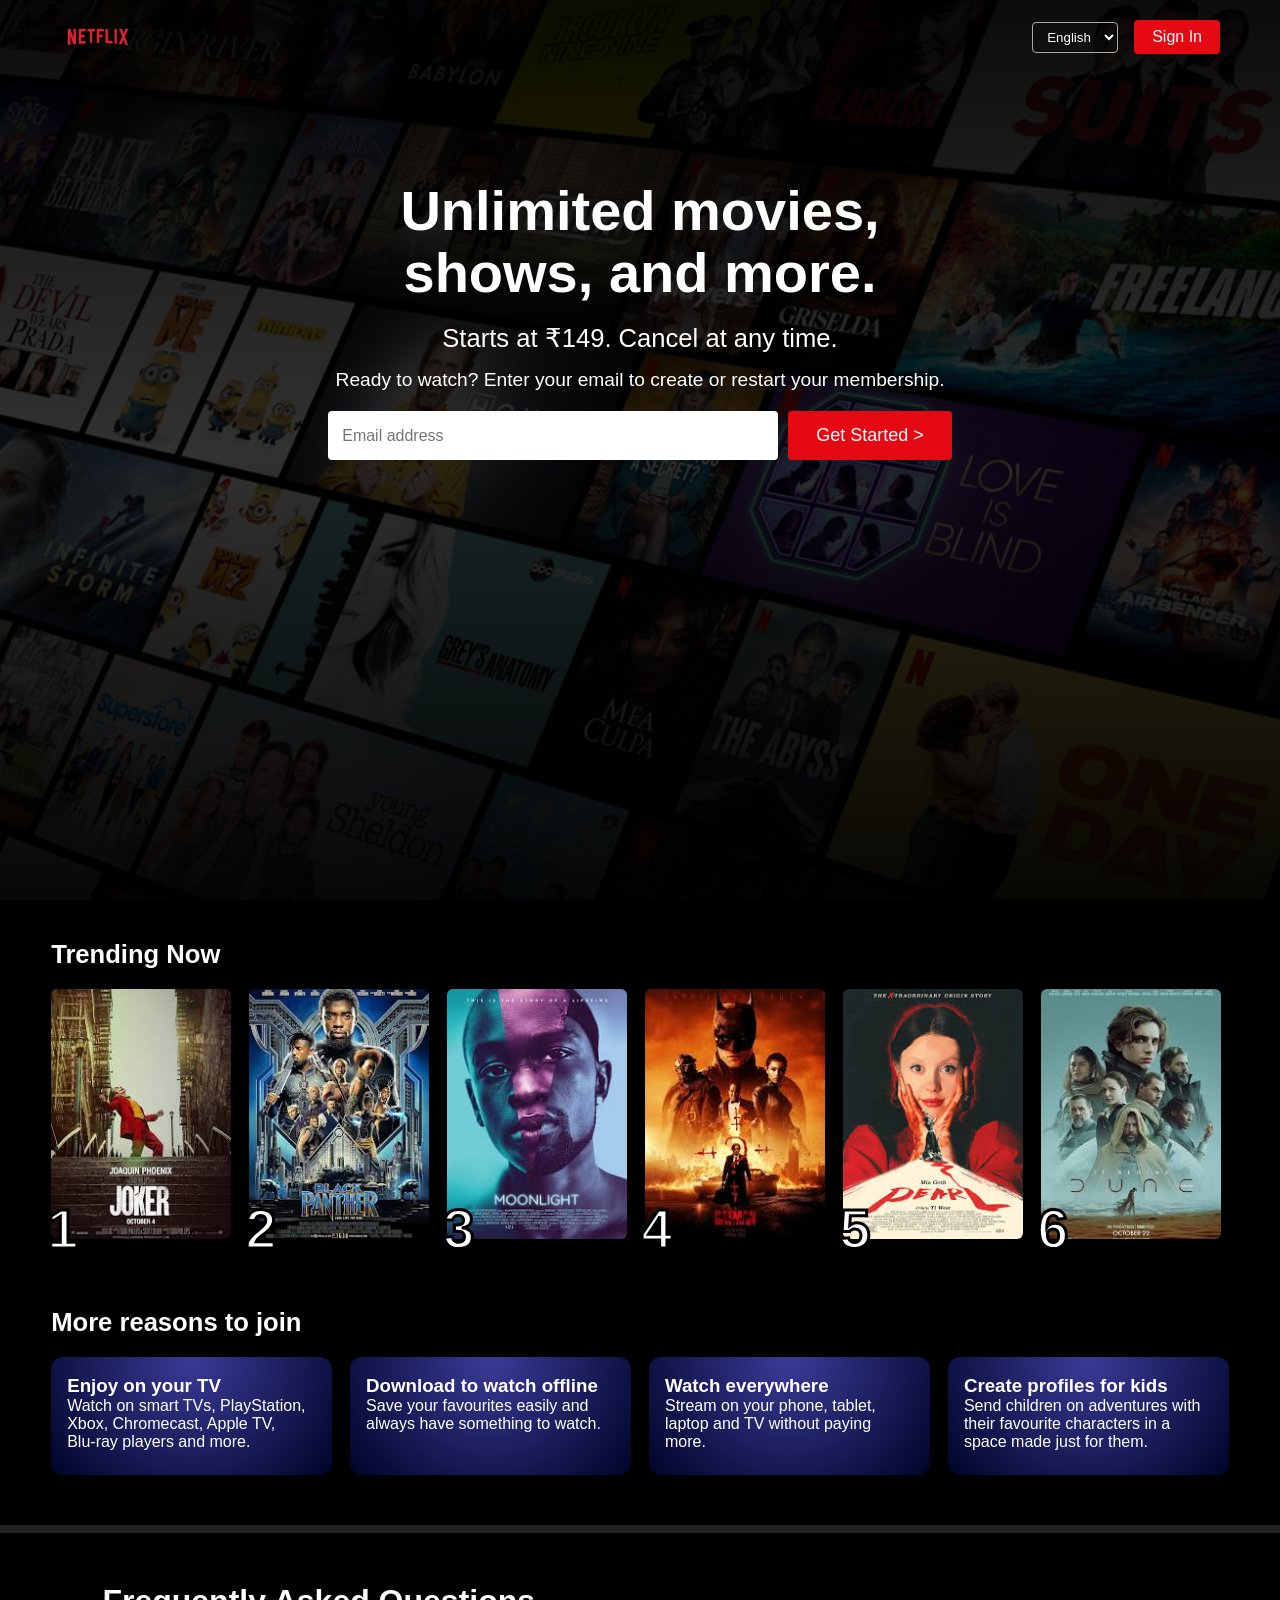
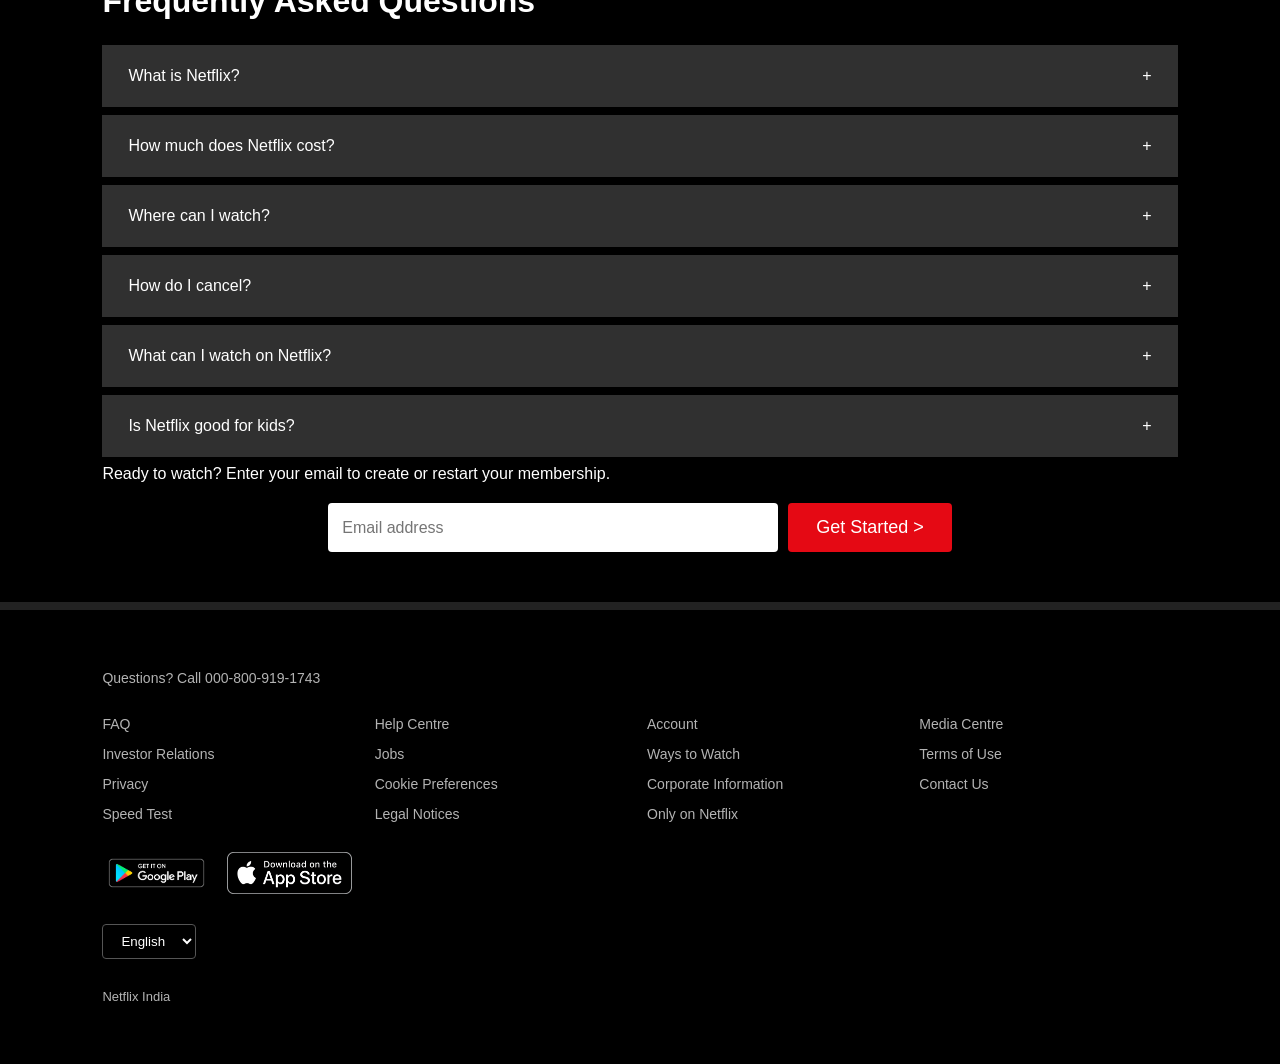
<file: index.html>
<!DOCTYPE html>
<html lang="en">
<head>
  <meta charset="UTF-8">
  <title>Netflix Clone</title>
  <link rel="stylesheet" href="/style.css">
</head>
<body>

  <!-- HERO -->
  <header class="hero">
    <div class="overlay"></div>

    <!-- NAVBAR -->
    <nav class="nav">
      <div class="logo">
        <!-- PNG LOGO -->
        <img src="/Netflix_Logo_PMS.png" alt="Netflix Logo" />
      </div>

      <div class="nav-right">
        <select class="lang">
          <option>English</option>
          <option>हिन्दी</option>
        </select>
        <button class="btn btn-signin">Sign In</button>
      </div>
    </nav>

    <!-- HERO CONTENT -->
    <div class="hero-content">
      <h1>Unlimited movies,<br>shows, and more.</h1>
      <h2>Starts at ₹149. Cancel at any time.</h2 confirming/>
      <p>Ready to watch? Enter your email to create or restart your membership.</p>

      <form class="email-form">
        <input type="email" placeholder="Email address" required />
        <button class="btn btn-get-started">Get Started &gt;</button>
      </form>
    </div>
  </header>


  <!-- TRENDING NOW -->
  <section class="trending">
    <h2>Trending Now</h2>
    <div class="cards-row">
      <div class="card">
        <span class="rank">1</span>
        <img class="poster"
             src="/download.jfif"
             alt="Movie 1">
      </div>
      <div class="card">
        <span class="rank">2</span>
        <img class="poster"
             src="/download (1).jfif"
             alt="Movie 2">
      </div>
      <div class="card">
        <span class="rank">3</span>
        <img class="poster"
             src="/download (2).jfif"
             alt="Movie 3">
      </div>
      <div class="card">
        <span class="rank">4</span>
        <img class="poster"
             src="/download (3).jfif"
             alt="Movie 4">
      </div>
      <div class="card">
        <span class="rank">5</span>
        <img class="poster"
             src="/images (1).jfif"
             alt="Movie 5">
      </div>
      <div class="card">
        <span class="rank">6</span>
        <img class="poster"
             src="/images.jfif"
             alt="Movie 6">
      </div>
      <div class="card">
        <span class="rank">7</span>
        <img class="poster"
             src="/download (4).jfif"
             alt="Movie 7">
      </div>
      <div class="card">
        <span class="rank">8</span>
        <img class="poster"
             src="/download (5).jfif"
             alt="Movie 8">
      </div>
    </div>
  </section>

  <!-- MORE REASONS TO JOIN -->
  <section class="reasons">
    <h2>More reasons to join</h2>
    <div class="reason-grid">
      <div class="reason-card">
        <h3>Enjoy on your TV</h3>
        <p>Watch on smart TVs, PlayStation, Xbox, Chromecast, Apple TV, Blu‑ray players and more.</p>
      </div>
      <div class="reason-card">
        <h3>Download to watch offline</h3>
        <p>Save your favourites easily and always have something to watch.</p>
      </div>
      <div class="reason-card">
        <h3>Watch everywhere</h3>
        <p>Stream on your phone, tablet, laptop and TV without paying more.</p>
      </div>
      <div class="reason-card">
        <h3>Create profiles for kids</h3>
        <p>Send children on adventures with their favourite characters in a space made just for them.</p>
      </div>
    </div>
  </section>

  <!-- FAQ SECTION -->
  <section class="faq">
    <h2>Frequently Asked Questions</h2>

    <div class="faq-item">
      <span>What is Netflix?</span>
      <span class="plus">+</span>
    </div>
    <div class="faq-item">
      <span>How much does Netflix cost?</span>
      <span class="plus">+</span>
    </div>
    <div class="faq-item">
      <span>Where can I watch?</span>
      <span class="plus">+</span>
    </div>
    <div class="faq-item">
      <span>How do I cancel?</span>
      <span class="plus">+</span>
    </div>
    <div class="faq-item">
      <span>What can I watch on Netflix?</span>
      <span class="plus">+</span>
    </div>
    <div class="faq-item">
      <span>Is Netflix good for kids?</span>
      <span class="plus">+</span>
    </div>

    <p class="faq-bottom-text">
      Ready to watch? Enter your email to create or restart your membership.
    </p>
    <form class="email-form">
      <input type="email" placeholder="Email address" required>
      <button class="btn btn-get-started">Get Started &gt;</button>
    </form>
  </section>

  <!-- FOOTER -->
 <footer class="footer">
  <p class="footer-top">Questions? Call 000-800-919-1743</p>

  <div class="footer-links">
    <a href="#">FAQ</a>
    <a href="#">Help Centre</a>
    <a href="#">Account</a>
    <a href="#">Media Centre</a>
    <a href="#">Investor Relations</a>
    <a href="#">Jobs</a>
    <a href="#">Ways to Watch</a>
    <a href="#">Terms of Use</a>
    <a href="#">Privacy</a>
    <a href="#">Cookie Preferences</a>
    <a href="#">Corporate Information</a>
    <a href="#">Contact Us</a>
    <a href="#">Speed Test</a>
    <a href="#">Legal Notices</a>
    <a href="#">Only on Netflix</a>
  </div>

  <!-- APP STORE ICONS -->
  <div class="store-buttons">
    <img src="/5a902dbf7f96951c82922875.png" alt="Google Play">
    <img src="/5a902db97f96951c82922874.png" alt="App Store">
  </div>

  <select class="lang footer-lang">
    <option>English</option>
    <option>हिन्दी</option>
  </select>

  <p class="country">Netflix India</p>
</footer>

</body>
</html>
</file>
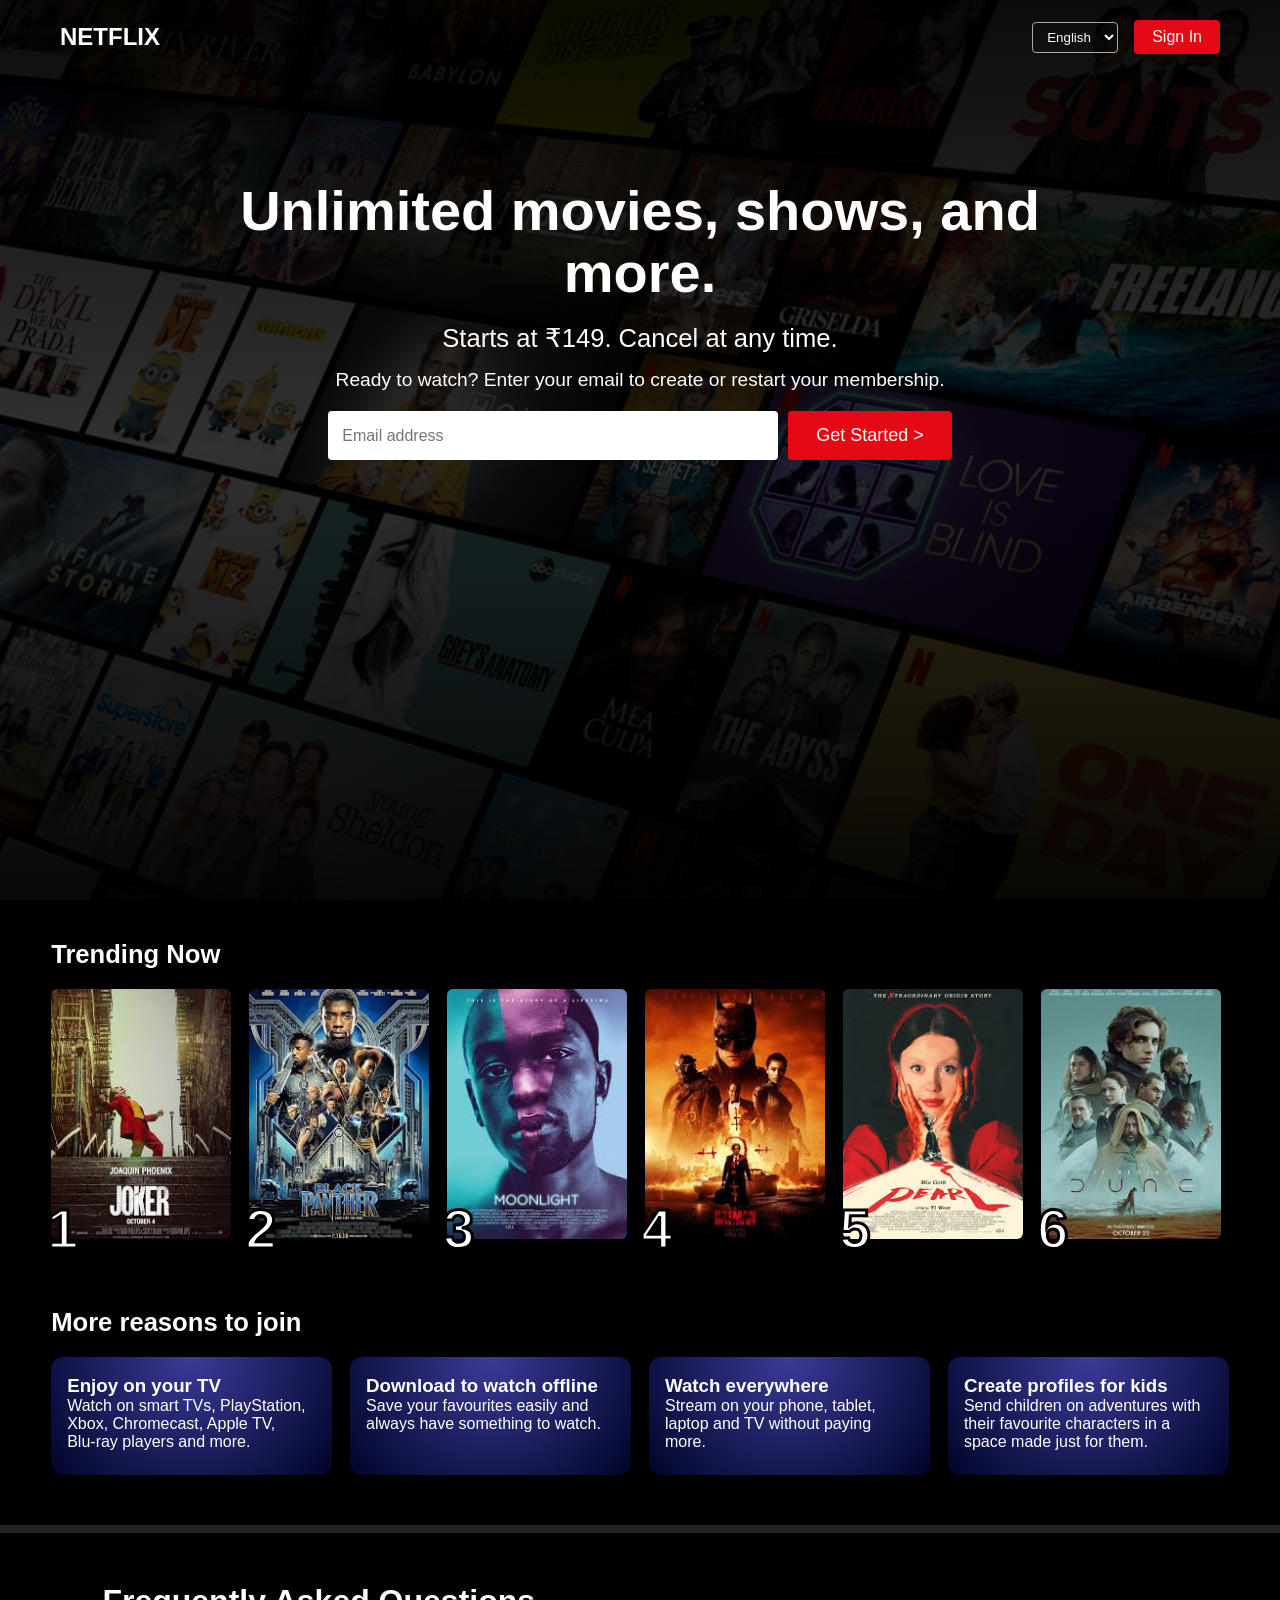
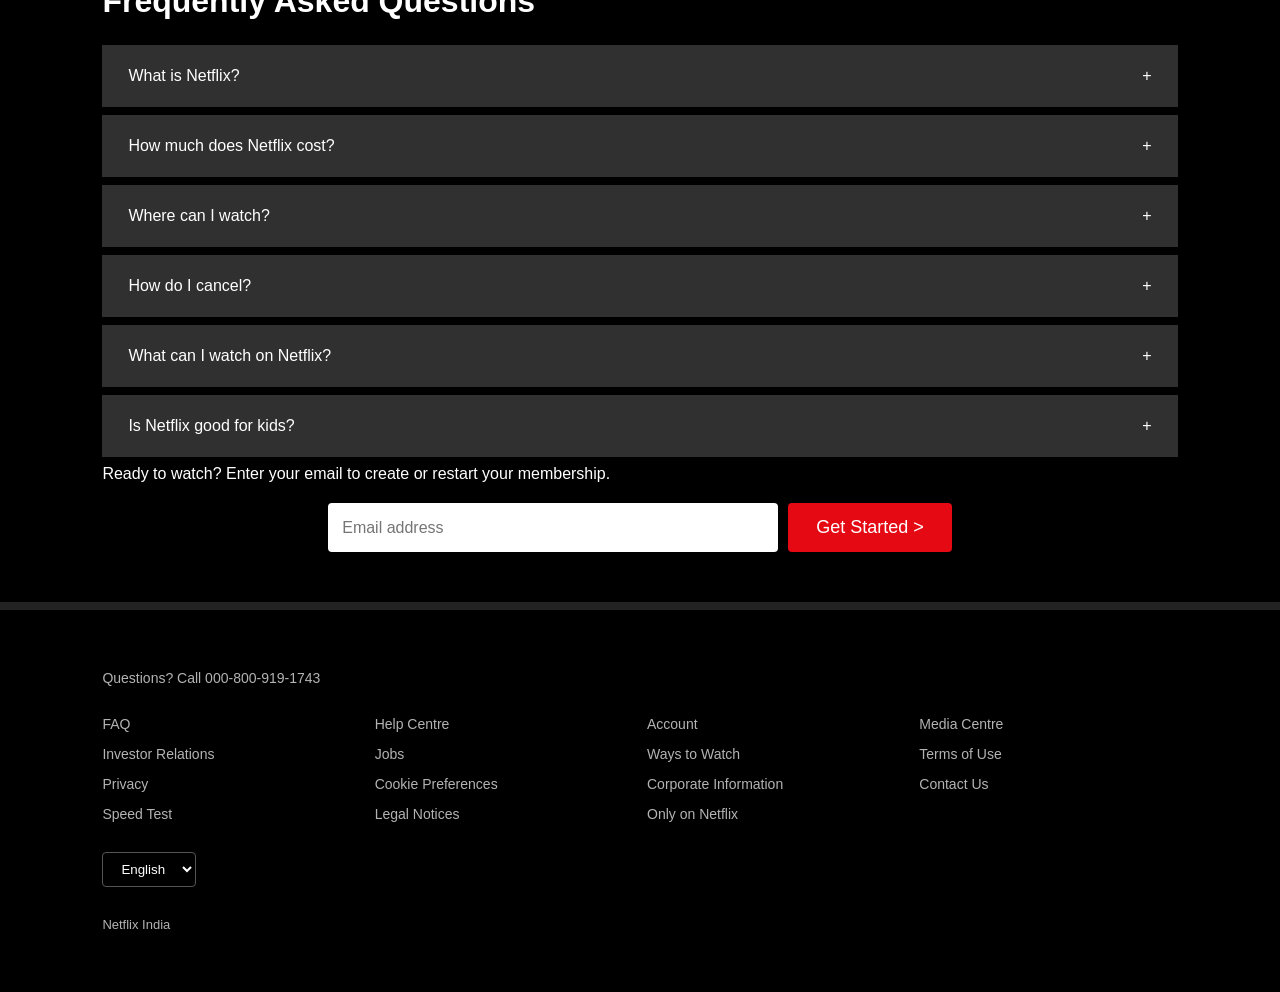
<file: netflix.html>
<!DOCTYPE html>
<html lang="en">
<head>
  <meta charset="UTF-8">
  <title>Netflix Clone</title>
  <link rel="stylesheet" href="/style.css">
</head>
<body>
  <!-- HERO SECTION -->
  <header class="hero">
    <div class="overlay"></div>

    <nav class="nav">
      <div class="nav-left">
        <h1 class="logo">NETFLIX</h1>
      </div>
      <div class="nav-right">
        <select class="lang">
          <option>English</option>
          <option>हिन्दी</option>
        </select>
        <button class="btn btn-signin">Sign In</button>
      </div>
    </nav>

    <div class="hero-content">
      <h1>Unlimited movies, shows, and more.</h1>
      <h2>Starts at ₹149. Cancel at any time.</h2>
      <p>Ready to watch? Enter your email to create or restart your membership.</p>
      <form class="email-form">
        <input type="email" placeholder="Email address" required>
        <button class="btn btn-get-started">Get Started &gt;</button>
      </form>
    </div>
  </header>

  <!-- TRENDING NOW -->
  <section class="trending">
    <h2>Trending Now</h2>
    <div class="cards-row">
      <div class="card">
        <span class="rank">1</span>
        <img class="poster"
             src="/download.jfif"
             alt="Movie 1">
      </div>
      <div class="card">
        <span class="rank">2</span>
        <img class="poster"
             src="/download (1).jfif"
             alt="Movie 2">
      </div>
      <div class="card">
        <span class="rank">3</span>
        <img class="poster"
             src="/download (2).jfif"
             alt="Movie 3">
      </div>
      <div class="card">
        <span class="rank">4</span>
        <img class="poster"
             src="/download (3).jfif"
             alt="Movie 4">
      </div>
      <div class="card">
        <span class="rank">5</span>
        <img class="poster"
             src="/images (1).jfif"
             alt="Movie 5">
      </div>
      <div class="card">
        <span class="rank">6</span>
        <img class="poster"
             src="/images.jfif"
             alt="Movie 6">
      </div>
      <div class="card">
        <span class="rank">7</span>
        <img class="poster"
             src="/download (4).jfif"
             alt="Movie 7">
      </div>
      <div class="card">
        <span class="rank">8</span>
        <img class="poster"
             src="/download (5).jfif"
             alt="Movie 8">
      </div>
    </div>
  </section>

  <!-- MORE REASONS TO JOIN -->
  <section class="reasons">
    <h2>More reasons to join</h2>
    <div class="reason-grid">
      <div class="reason-card">
        <h3>Enjoy on your TV</h3>
        <p>Watch on smart TVs, PlayStation, Xbox, Chromecast, Apple TV, Blu‑ray players and more.</p>
      </div>
      <div class="reason-card">
        <h3>Download to watch offline</h3>
        <p>Save your favourites easily and always have something to watch.</p>
      </div>
      <div class="reason-card">
        <h3>Watch everywhere</h3>
        <p>Stream on your phone, tablet, laptop and TV without paying more.</p>
      </div>
      <div class="reason-card">
        <h3>Create profiles for kids</h3>
        <p>Send children on adventures with their favourite characters in a space made just for them.</p>
      </div>
    </div>
  </section>

  <!-- FAQ SECTION -->
  <section class="faq">
    <h2>Frequently Asked Questions</h2>

    <div class="faq-item">
      <span>What is Netflix?</span>
      <span class="plus">+</span>
    </div>
    <div class="faq-item">
      <span>How much does Netflix cost?</span>
      <span class="plus">+</span>
    </div>
    <div class="faq-item">
      <span>Where can I watch?</span>
      <span class="plus">+</span>
    </div>
    <div class="faq-item">
      <span>How do I cancel?</span>
      <span class="plus">+</span>
    </div>
    <div class="faq-item">
      <span>What can I watch on Netflix?</span>
      <span class="plus">+</span>
    </div>
    <div class="faq-item">
      <span>Is Netflix good for kids?</span>
      <span class="plus">+</span>
    </div>

    <p class="faq-bottom-text">
      Ready to watch? Enter your email to create or restart your membership.
    </p>
    <form class="email-form">
      <input type="email" placeholder="Email address" required>
      <button class="btn btn-get-started">Get Started &gt;</button>
    </form>
  </section>

  <!-- FOOTER -->
  <footer class="footer">
    <p class="footer-top">Questions? Call 000‑800‑919‑1743</p>

    <div class="footer-links">
      <a href="#">FAQ</a>
      <a href="#">Help Centre</a>
      <a href="#">Account</a>
      <a href="#">Media Centre</a>
      <a href="#">Investor Relations</a>
      <a href="#">Jobs</a>
      <a href="#">Ways to Watch</a>
      <a href="#">Terms of Use</a>
      <a href="#">Privacy</a>
      <a href="#">Cookie Preferences</a>
      <a href="#">Corporate Information</a>
      <a href="#">Contact Us</a>
      <a href="#">Speed Test</a>
      <a href="#">Legal Notices</a>
      <a href="#">Only on Netflix</a>
    </div>

    <select class="lang footer-lang">
      <option>English</option>
      <option>हिन्दी</option>
    </select>

    <p class="country">Netflix India</p>
  </footer>
</body>
</html>
</file>
<file: style.css>
/* ---------- RESET (removes black gap) ---------- */
* {
  margin: 0;
  padding: 0;
  box-sizing: border-box;
}

/* html, body {
  height: 100%;
  overflow-x: hidden;
} */

body {
  font-family: Arial, Helvetica, sans-serif;
  background: #000;
  color: #fff;
}

/* ---------- HERO ---------- */
.hero {
  height: 100vh;
  background:
    linear-gradient(
      rgba(0,0,0,0.85),
      rgba(0,0,0,0.35),
      rgba(0,0,0,0.9)
    ),
    url("/the_netflix_login_background__canada__2024___by_logofeveryt_dh0w8qv-fullview.jpg") center / cover no-repeat;
}


.overlay {
  position: absolute;
  inset: 0;
  background: linear-gradient(
    rgba(0,0,0,0.6),
    rgba(0,0,0,0.6)
  );
}

/* ---------- NAVBAR ---------- */
.nav {
  position: absolute;
  top: 0;
  left: 0;
  width: 100%;
  padding: 20px 60px;
  display: flex;
  justify-content: space-between;
  align-items: center;
  z-index: 10;
}

/* PNG LOGO */
.logo img {
  height: 32px;
  display: block;
}
.logo:hover {
  transform: scale(1.08);
  filter: brightness(1.1);
}
/* NAV RIGHT */
.nav-right {
  display: flex;
  align-items: center;
  gap: 16px;
}

.lang {
  background: transparent;
  color: #fff;
  border: 1px solid #aaa;
  padding: 6px 10px;
  border-radius: 4px;
}

/* ---------- BUTTONS ---------- */
.btn {
  background: #e50914;
  color: #fff;
  border: none;
  padding: 8px 18px;
  border-radius: 4px;
  cursor: pointer;
  font-size: 16px;
}

.btn:hover {
  background: #f40612;
}

.btn-get-started {
  padding: 14px 28px;
  font-size: 18px;
}

/* ---------- HERO CONTENT ---------- */
.hero-content {
  position: relative;
  z-index: 5;
  max-width: 850px;
  margin: 0 auto;
  padding: 180px 20px 0;
  text-align: center;
}

.hero-content h1 {
  font-size: 3.5rem;
  font-weight: 900;
  line-height: 1.1;
  margin-bottom: 20px;
}

.hero-content h2 {
  font-size: 1.6rem;
  font-weight: 500;
  margin-bottom: 16px;
}

.hero-content p {
  font-size: 1.2rem;
}

/* ---------- EMAIL FORM ---------- */
.email-form {
  margin-top: 20px;
  display: flex;
  justify-content: center;
  gap: 10px;
  flex-wrap: wrap;
}

.email-form input {
  padding: 14px;
  min-width: 280px;
  max-width: 450px;
  width: 100%;
  border-radius: 4px;
  border: none;
  outline: none;
  font-size: 16px;
}

/* ---------- MOBILE FIX ---------- */
@media (max-width: 768px) {

  .nav {
    padding: 14px 16px;
  }

  .logo img {
    height: 26px;
  }

  .lang {
    display: none; /* Netflix hides language selector on mobile */
  }

  .hero-content {
    padding-top: 120px;
  }

  .hero-content h1 {
    font-size: 2.1rem;
  }

  .hero-content h2 {
    font-size: 1.1rem;
  }

  .hero-content p {
    font-size: 0.95rem;
  }

  .email-form {
    flex-direction: column;
  }

  .btn-get-started {
    width: 100%;
  }
  .hero {
    height: 90vh;
  }

  .hero::before {
    background:
      linear-gradient(
        to bottom,
        rgba(0,0,0,0.9),
        rgba(0,0,0,0.6),
        rgba(0,0,0,1)
      );
  }
}



/* ----------------- TRENDING ----------------- */
.trending {
  padding: 40px 4vw 10px;
}

.trending h2 {
  font-size: 1.6rem;
  margin-bottom: 20px;
}

.cards-row {
  display: flex;
  gap: 18px;
  overflow-x: auto;
  padding-bottom: 15px;
  scrollbar-width: none;
}

.cards-row::-webkit-scrollbar {
  display: none;
}

.card {
  position: relative;
  width: 180px;
  flex: 0 0 auto;
}

.poster {
  width: 100%;
  height: 250px;
  border-radius: 6px;
  object-fit: cover;
}

.rank {
  position: absolute;
  bottom: -18px;
  left: -4px;
  font-size: 3.5rem;
  font-weight: 900;
  -webkit-text-stroke: 3px #000;
}

/* ----------------- REASONS ----------------- */
.reasons {
  padding: 40px 4vw 50px;
}

.reasons h2 {
  font-size: 1.6rem;
  margin-bottom: 20px;
}

.reason-grid {
  display: grid;
  grid-template-columns: repeat(auto-fit, minmax(220px, 1fr));
  gap: 18px;
}

.reason-card {
  background: radial-gradient(circle at top, #3b3b98, #000428);
  border-radius: 12px;
  padding: 18px 16px 24px;
}

/* ----------------- FAQ ----------------- */
.faq {
  padding: 50px 8vw;
  border-top: 8px solid #222;
  border-bottom: 8px solid #222;
}

.faq h2 {
  font-size: 2rem;
  margin-bottom: 25px;
}

.faq-item {
  background: #303030;
  padding: 22px 26px;
  margin-bottom: 8px;
  display: flex;
  justify-content: space-between;
  cursor: pointer;
}

/* ----------------- FOOTER ----------------- */
.footer {
  background: #000;
  padding: 60px 8%;
  color: #b3b3b3;
  font-size: 14px;
}

.footer-top {
  margin-bottom: 30px;
}

.footer-links {
  display: grid;
  grid-template-columns: repeat(4, minmax(120px, 1fr));
  gap: 14px;
  margin-bottom: 30px;
}

.footer-links a {
  color: #b3b3b3;
  text-decoration: none;
  font-size: 14px;
}

.footer-links a:hover {
  text-decoration: underline;
}

.store-buttons {
  display: flex;
  gap: 16px;
  margin: 30px 0;
}

.store-buttons img {
  height: 42px;
  cursor: pointer;
  transition: transform 0.25s ease;
}

.store-buttons img:hover {
  transform: scale(1.05);
}

.footer-lang {
  background: #000;
  color: #fff;
  border: 1px solid #555;
  padding: 8px 14px;
  margin-bottom: 20px;
}

.country {
  margin-top: 10px;
  font-size: 13px;
}
</file>
